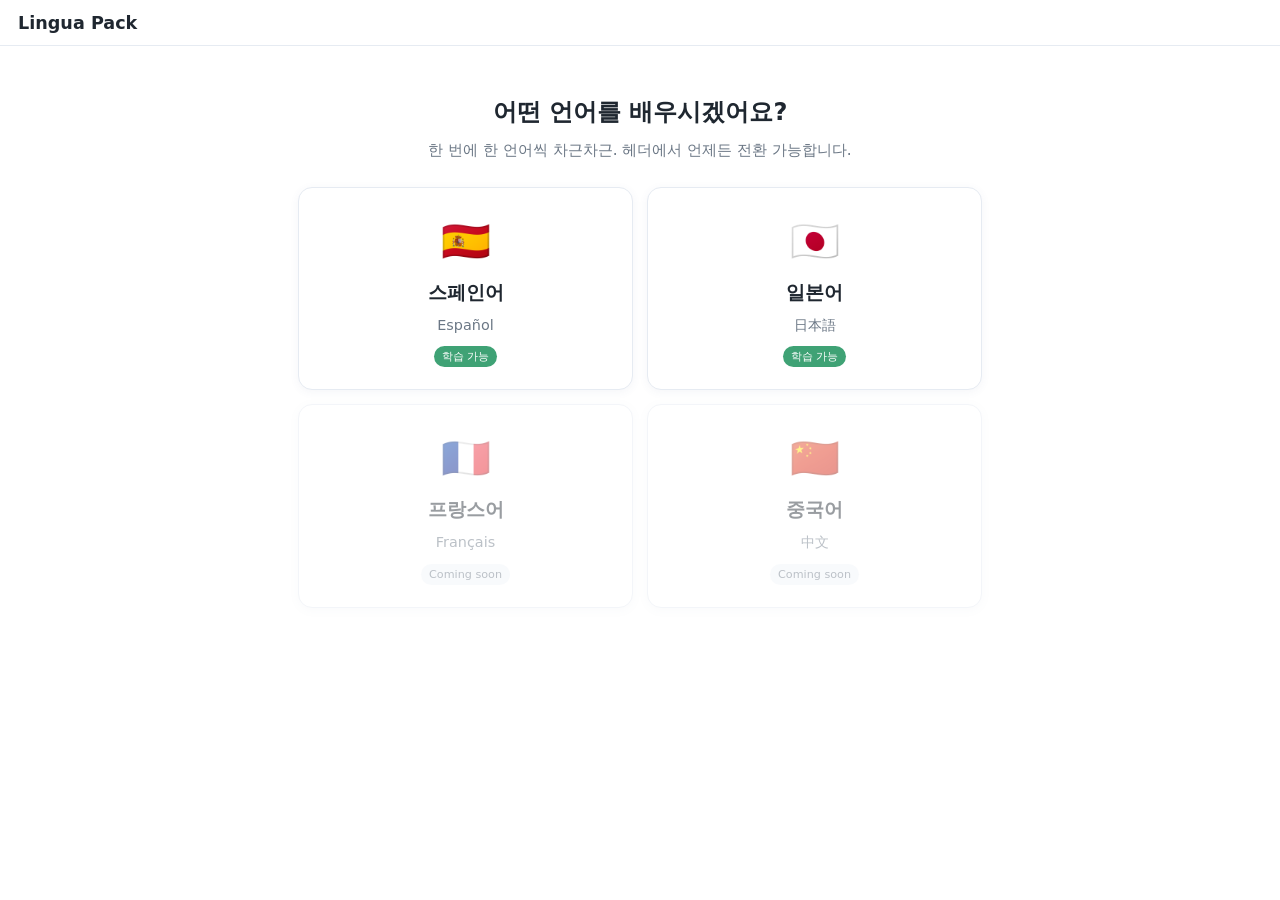
<file: index.html>
<!doctype html>
<!-- ============================================================
     index.html — 언어 선택 (첫 화면)
     ------------------------------------------------------------
     마지막 선택 언어가 있으면 자동으로 home.html?lang=... 로 이동.
     처음이면 5개 언어 카드 표시. ?force=1 로 강제로 다시 고르기.
     ============================================================ -->
<html lang="ko">
<head>
  <meta charset="utf-8" />
  <meta name="viewport" content="width=device-width, initial-scale=1, viewport-fit=cover" />
  <meta name="theme-color" content="#4a6fa5" />
  <title>Lingua Pack — 언어 선택</title>
  <link rel="manifest" href="manifest.json" />
  <link rel="apple-touch-icon" href="icons/icon-192.png" />
  <link rel="stylesheet" href="css/style.css" />
</head>
<body>
  <header class="app-header">
    <div class="header-row">
      <h1>Lingua Pack</h1>
    </div>
  </header>

  <main class="container">
    <section class="lang-intro">
      <h2>어떤 언어를 배우시겠어요?</h2>
      <p>한 번에 한 언어씩 차근차근. 헤더에서 언제든 전환 가능합니다.</p>
    </section>

    <div id="loading" class="loading">불러오는 중…</div>
    <div id="langGrid" class="lang-grid"></div>
  </main>

  <script type="module" src="js/lang-select.js"></script>
</body>
</html>
</file>
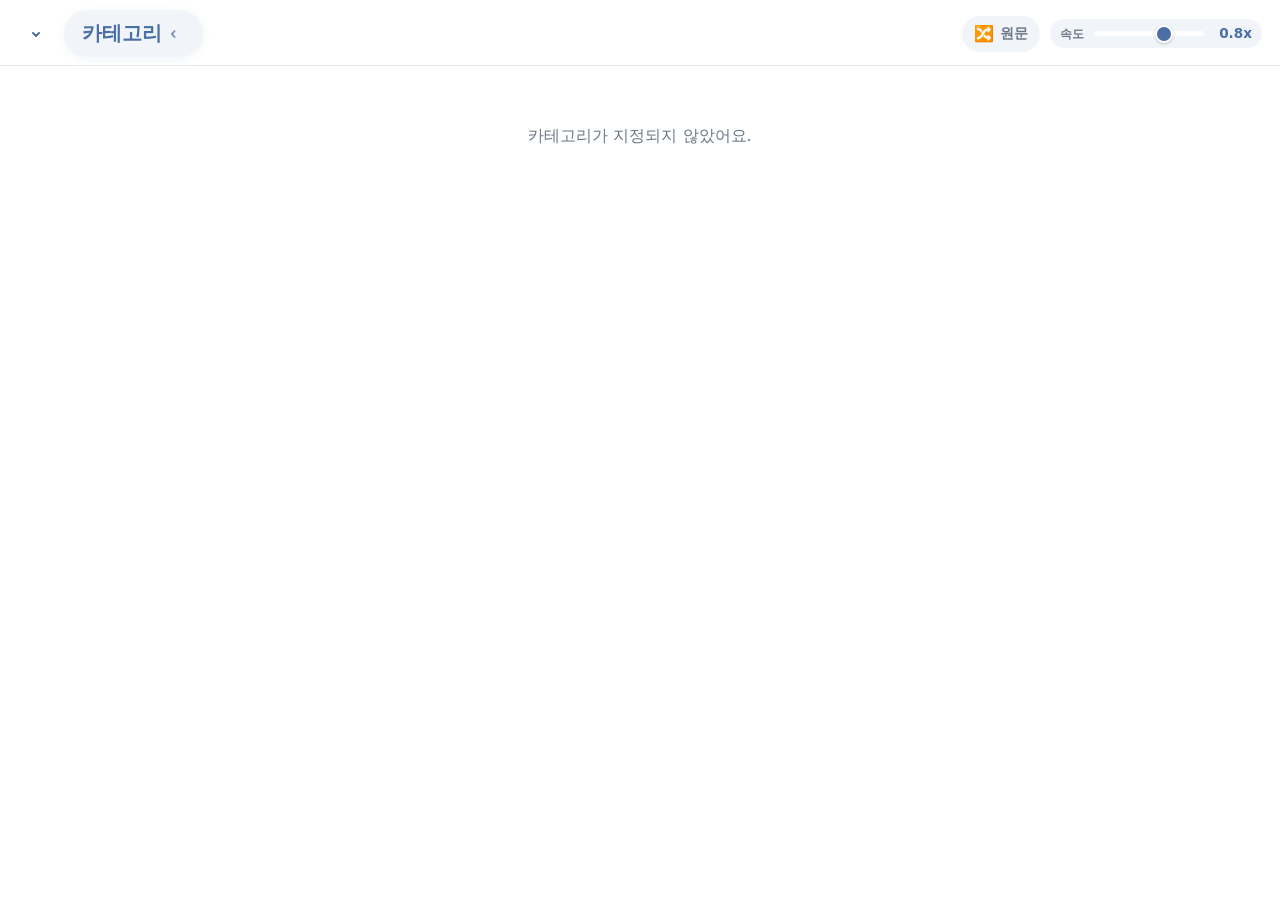
<file: category.html>
<!doctype html>
<!-- ============================================================
     category.html — 카테고리 상세 (필수 단어)
     URL — category.html?lang=en&id=numbers
     리스트 / 플래시카드 두 모드.
     ============================================================ -->
<html lang="ko">
<head>
  <meta charset="utf-8" />
  <meta name="viewport" content="width=device-width, initial-scale=1, viewport-fit=cover" />
  <meta name="theme-color" content="#4a6fa5" />
  <title>카테고리</title>
  <link rel="manifest" href="manifest.json" />
  <link rel="apple-touch-icon" href="icons/icon-192.png" />
  <link rel="stylesheet" href="css/style.css" />
</head>
<body>
  <header class="app-header">
    <div class="header-row">
      <div class="header-left">
        <select id="langSelect" class="lang-select lang-flag-only" aria-label="언어 선택"></select>
        <h1 id="pageTitle" class="page-subtitle page-back" role="button" tabindex="0" title="카테고리 목록으로">카테고리</h1>
      </div>
      <div class="header-right">
        <!-- 원문/뜻 반전 토글 — 카드 헤드 표시를 외국어 ↔ 한국어 전환 -->
        <button id="flipBtn" class="flip-btn" type="button" aria-label="원문/뜻 전환" title="원문 ↔ 뜻">
          <span class="flip-icon">🔀</span>
          <span class="flip-label" id="flipLabel">원문</span>
        </button>
        <div class="header-rate">
          <span class="rate-label">속도</span>
          <input type="range" id="rateSlider" min="0.4" max="1.0" step="0.1" value="0.8" aria-label="발음 속도" />
          <span class="rate-value" id="rateValue">0.8x</span>
        </div>
      </div>
    </div>
  </header>

  <main class="container">
    <div id="loading" class="loading">불러오는 중…</div>
    <div id="modeBar" class="view-mode-bar" role="tablist" aria-label="보기 모드"></div>
    <div id="contentArea" class="item-list"></div>
    <div id="footerArea" class="footer-area"></div>
  </main>

  <script type="module" src="js/category.js"></script>
</body>
</html>
</file>
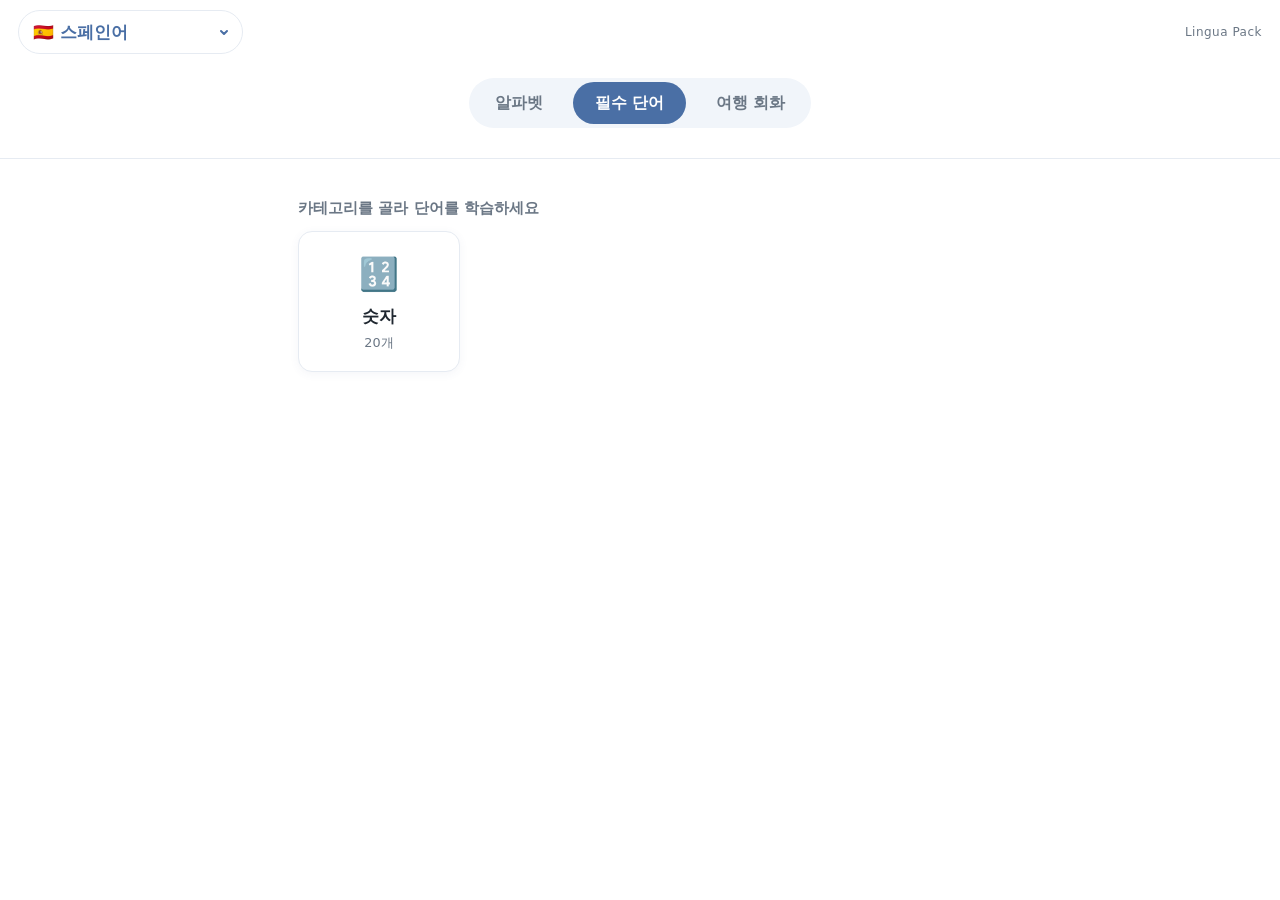
<file: home.html>
<!doctype html>
<!-- ============================================================
     home.html — 메인 화면 (탭 2개)
     URL — home.html?lang=es
     상단 — 큰 언어 드롭다운 (🇪🇸 스페인어 ▾)
     1) 필수 단어 — 카테고리 타일
     2) 여행 회화 — 상황 타일
     ============================================================ -->
<html lang="ko">
<head>
  <meta charset="utf-8" />
  <meta name="viewport" content="width=device-width, initial-scale=1, viewport-fit=cover" />
  <meta name="theme-color" content="#4a6fa5" />
  <title>Lingua Pack</title>
  <link rel="manifest" href="manifest.json" />
  <link rel="apple-touch-icon" href="icons/icon-192.png" />
  <link rel="stylesheet" href="css/style.css" />
</head>
<body>
  <header class="app-header">
    <div class="header-row">
      <!-- 큰 언어 드롭다운 — 좌측에 두드러지게, 학습 중인 언어가 한눈에 -->
      <select id="langSelect" class="lang-select" aria-label="언어 선택"></select>
      <small class="brand-mini">Lingua Pack</small>
    </div>
    <div class="tab-bar" id="tabBar" role="tablist">
      <button data-tab="alphabet">알파벳</button>
      <button class="active" data-tab="essentials">필수 단어</button>
      <button data-tab="travel">여행 회화</button>
    </div>
  </header>

  <main class="container">
    <div id="loading" class="loading">불러오는 중…</div>
    <div id="contentArea"></div>
  </main>

  <script type="module" src="js/home.js"></script>
</body>
</html>
</file>
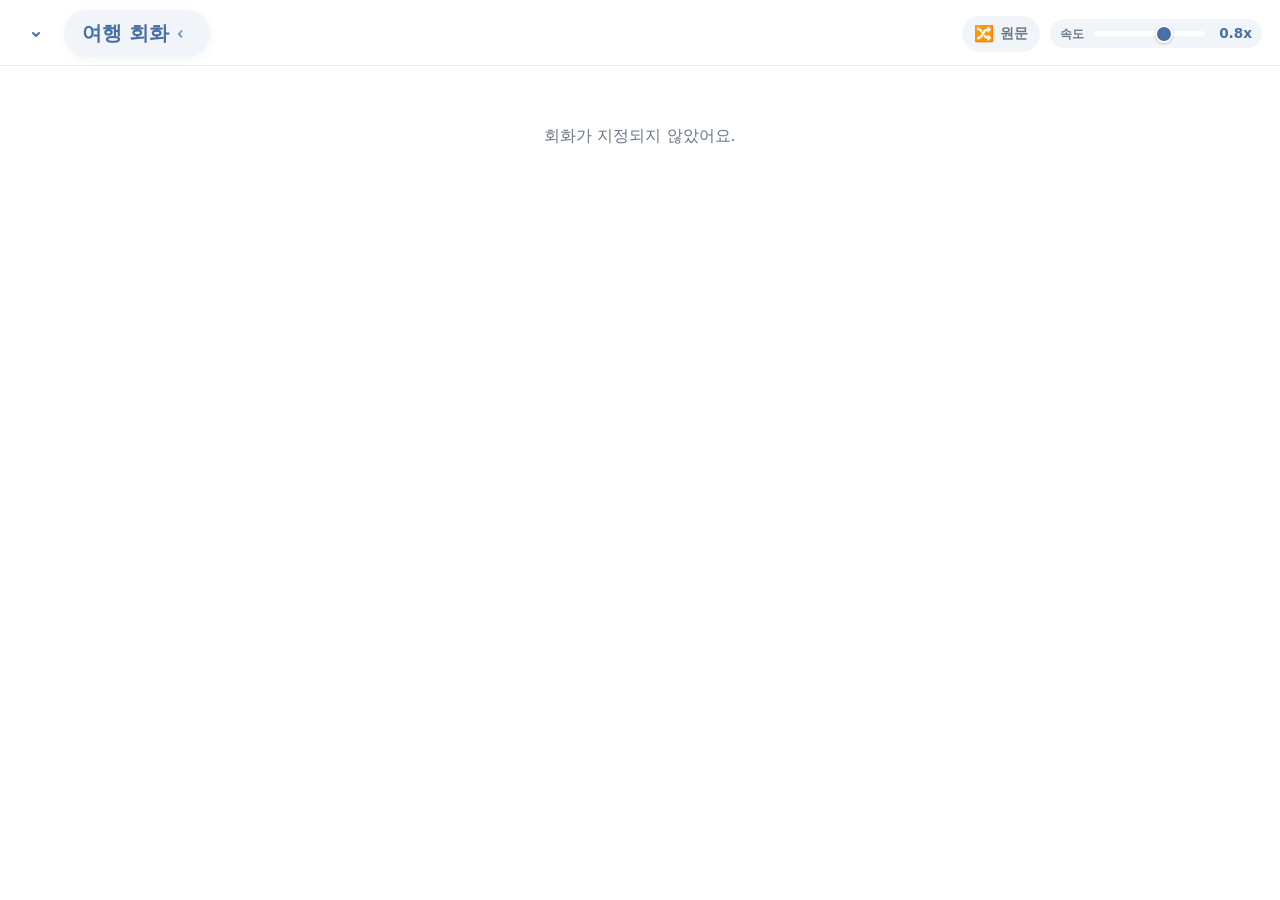
<file: travel.html>
<!doctype html>
<!-- ============================================================
     travel.html — 여행 회화 상세
     URL — travel.html?lang=en&id=airport
     리스트 / 플래시카드 두 모드.
     ============================================================ -->
<html lang="ko">
<head>
  <meta charset="utf-8" />
  <meta name="viewport" content="width=device-width, initial-scale=1, viewport-fit=cover" />
  <meta name="theme-color" content="#4a6fa5" />
  <title>여행 회화</title>
  <link rel="manifest" href="manifest.json" />
  <link rel="apple-touch-icon" href="icons/icon-192.png" />
  <link rel="stylesheet" href="css/style.css" />
</head>
<body>
  <header class="app-header">
    <div class="header-row">
      <div class="header-left">
        <select id="langSelect" class="lang-select lang-flag-only" aria-label="언어 선택"></select>
        <h1 id="pageTitle" class="page-subtitle page-back" role="button" tabindex="0" title="회화 목록으로">여행 회화</h1>
      </div>
      <div class="header-right">
        <button id="flipBtn" class="flip-btn" type="button" aria-label="원문/뜻 전환" title="원문 ↔ 뜻">
          <span class="flip-icon">🔀</span>
          <span class="flip-label" id="flipLabel">원문</span>
        </button>
        <div class="header-rate">
          <span class="rate-label">속도</span>
          <input type="range" id="rateSlider" min="0.4" max="1.0" step="0.1" value="0.8" aria-label="발음 속도" />
          <span class="rate-value" id="rateValue">0.8x</span>
        </div>
      </div>
    </div>
  </header>

  <main class="container">
    <div id="loading" class="loading">불러오는 중…</div>
    <div id="modeBar" class="view-mode-bar" role="tablist" aria-label="보기 모드"></div>
    <div id="contentArea" class="item-list"></div>
    <div id="footerArea" class="footer-area"></div>
  </main>

  <script type="module" src="js/travel.js"></script>
</body>
</html>
</file>
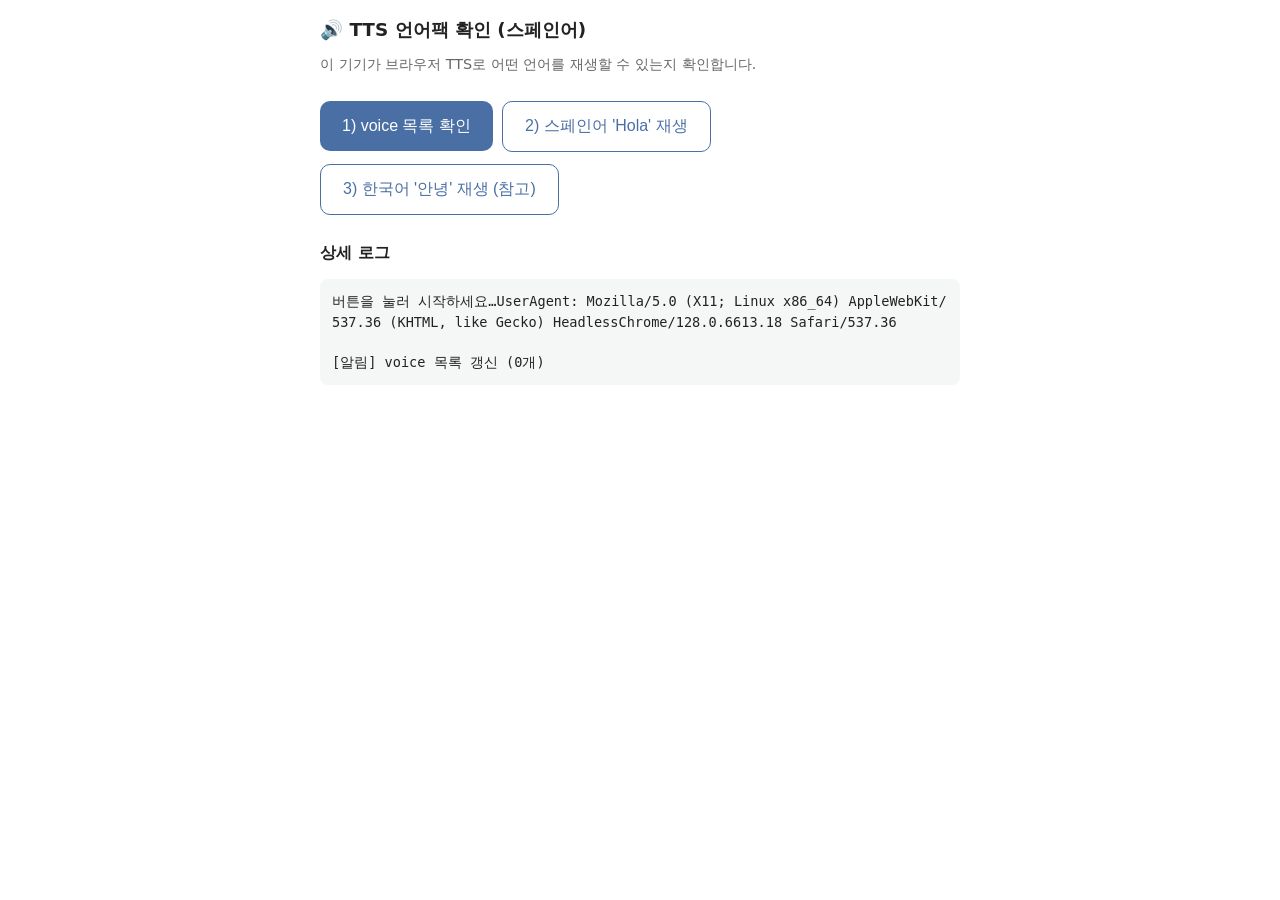
<file: tts-check.html>
<!doctype html>
<html lang="ko">
<head>
  <meta charset="utf-8" />
  <meta name="viewport" content="width=device-width, initial-scale=1" />
  <title>TTS 언어팩 확인</title>
  <style>
    body { font-family: system-ui, sans-serif; padding: 16px; max-width: 640px; margin: 0 auto; background: #fff; color: #222; line-height: 1.55; }
    h1 { font-size: 1.15rem; margin: 0 0 8px; }
    .lead { color: #666; font-size: 0.9rem; margin-bottom: 20px; }
    button { font-size: 1rem; padding: 14px 22px; border-radius: 10px; border: none; background: #4a6fa5; color: #fff; cursor: pointer; min-height: 50px; margin: 6px 4px 6px 0; }
    button.test { background: #fff; color: #4a6fa5; border: 1px solid #4a6fa5; }
    pre { background: #f4f7f5; padding: 12px; border-radius: 8px; white-space: pre-wrap; word-break: break-all; font-size: 0.85rem; line-height: 1.5; max-height: 60vh; overflow-y: auto; }
    .box { background: #ffe8e0; border-left: 4px solid #c85a3a; padding: 12px 14px; border-radius: 8px; margin: 12px 0; font-size: 0.9rem; }
    .box.ok { background: #dcf3e0; border-left-color: #3a8a5c; }
  </style>
</head>
<body>
  <h1>🔊 TTS 언어팩 확인 (스페인어)</h1>
  <div class="lead">이 기기가 브라우저 TTS로 어떤 언어를 재생할 수 있는지 확인합니다.</div>

  <button onclick="check()">1) voice 목록 확인</button>
  <button class="test" onclick="testSpeak('es-ES')">2) 스페인어 'Hola' 재생</button>
  <button class="test" onclick="testSpeak('ko-KR')">3) 한국어 '안녕' 재생 (참고)</button>

  <div id="status"></div>

  <h2 style="font-size: 1rem; margin-top: 20px;">상세 로그</h2>
  <pre id="out">버튼을 눌러 시작하세요…</pre>

<script>
const out = document.getElementById('out');
const status = document.getElementById('status');
function log(s) { out.textContent += s + '\n'; out.scrollTop = out.scrollHeight; }
function setStatus(html) { status.innerHTML = html; }

log('UserAgent: ' + navigator.userAgent);
log('');

// voice.lang 정규화 — 안드로이드는 es_ES, 표준은 es-ES
function normLang(s) { return (s || '').toLowerCase().replace(/_/g, '-'); }
function primaryOf(s) { return normLang(s).split('-')[0]; }

function check() {
  out.textContent = '';
  if (!('speechSynthesis' in window)) {
    log('❌ speechSynthesis 미지원 (이 브라우저는 TTS 안 됨)');
    setStatus('<div class="box">❌ TTS 자체를 지원 안 하는 브라우저입니다.</div>');
    return;
  }
  const voices = speechSynthesis.getVoices();
  log('전체 voice: ' + voices.length + '개');
  if (voices.length === 0) {
    log('⚠ 아직 voice 목록이 비어 있음 — 잠시 후 다시 눌러보세요.');
    setStatus('<div class="box">아직 voice 로딩 중. 3초 후 다시 눌러주세요.</div>');
    speechSynthesis.onvoiceschanged = () => log('[이벤트] voice 목록 갱신됨 (' + speechSynthesis.getVoices().length + '개) — 다시 1) 눌러보세요');
    return;
  }
  // primary 언어 코드로 정확히 필터 (kok가 ko로 오검출 안 되게)
  const es = voices.filter(v => primaryOf(v.lang) === 'es');
  const ko = voices.filter(v => primaryOf(v.lang) === 'ko');
  const en = voices.filter(v => primaryOf(v.lang) === 'en');

  log('');
  log('🇪🇸 스페인어 voice: ' + es.length + '개');
  es.forEach(v => log('  · ' + v.name + ' (' + v.lang + ')' + (v.localService ? ' [로컬]' : ' [네트워크]')));
  log('');
  log('🇰🇷 한국어 voice: ' + ko.length + '개');
  ko.forEach(v => log('  · ' + v.name + ' (' + v.lang + ')'));
  log('');
  log('🇺🇸 영어 voice: ' + en.length + '개');
  en.forEach(v => log('  · ' + v.name + ' (' + v.lang + ')'));

  if (es.length > 0) {
    setStatus('<div class="box ok">✅ 스페인어 voice ' + es.length + '개 설치돼 있음. 2) 버튼 눌러 실제 재생 테스트.</div>');
  } else {
    setStatus('<div class="box">❌ 스페인어 voice가 <b>이 브라우저에서 안 보임</b>.<br><br>' +
      '<b>설치 방법 (삼성 갤럭시)</b><br>' +
      '① 설정 → 일반<br>' +
      '② 아래로 스크롤 → <b>텍스트 음성 변환 출력</b> (또는 TTS 출력)<br>' +
      '③ 기본 엔진: <b>Google 텍스트 음성 변환</b> 선택<br>' +
      '④ 그 엔진 옆 ⚙️ → <b>언어 설치</b> → Español 다운로드<br>' +
      '⑤ Chrome 완전히 종료 후 다시 열기<br><br>' +
      '💡 방금 삼성 언어팩 설치하신 건 삼성 앱용이라 별개예요.</div>');
  }
}

function testSpeak(lang) {
  const text = lang.startsWith('es') ? 'Hola, buenos días' : (lang.startsWith('ko') ? '안녕하세요' : 'Hello');
  const voices = speechSynthesis.getVoices();
  const target = normLang(lang);       // "es-es"
  const primary = target.split('-')[0]; // "es"
  const voice = voices.find(v => normLang(v.lang) === target)
             || voices.find(v => primaryOf(v.lang) === primary);
  log('');
  log('▶ 재생 시도: "' + text + '" (' + lang + ')');
  if (!voice) {
    log('  ❌ 매칭되는 voice 없음 — 재생 안 함 (한국어로 잘못 읽는 사고 방지)');
    return;
  }
  log('  선택된 voice: ' + voice.name + ' (' + voice.lang + ')');
  if (speechSynthesis.speaking) speechSynthesis.cancel();
  const u = new SpeechSynthesisUtterance(text);
  u.voice = voice;
  u.lang = voice.lang;
  u.rate = 0.9;
  u.onstart = () => log('  ✅ 재생 시작 — 발음 어떤지 확인해 주세요');
  u.onend = () => log('  ⏹ 재생 완료');
  u.onerror = e => log('  ❌ 오류: ' + (e.error || e));
  speechSynthesis.speak(u);
}

if ('speechSynthesis' in window) {
  speechSynthesis.getVoices();
  speechSynthesis.onvoiceschanged = () => log('[알림] voice 목록 갱신 (' + speechSynthesis.getVoices().length + '개)');
}
</script>
</body>
</html>
</file>
<file: css/style.css>
/* ============================================================
 * Lingua Pack — 화이트 톤 + 차분한 블루 강조
 * 다국어 어학 앱, 가독성·플래시카드 친화 중심
 * ============================================================ */

:root {
  --bg: #ffffff;
  --bg-card: #ffffff;
  --bg-soft: #f1f5fa;
  --ink: #1f2730;
  --ink-soft: #6b7785;
  --accent: #4a6fa5;        /* 차분한 파랑 */
  --accent-soft: #b6c8e3;
  --warn: #d97a44;
  --good: #3fa275;
  --line: #e6ebf2;
  --shadow: 0 2px 10px rgba(70, 90, 130, 0.06);
  --radius: 14px;
  --font: "Pretendard", "Apple SD Gothic Neo", "Noto Sans KR",
          system-ui, -apple-system, "Segoe UI", sans-serif;
  color-scheme: light only;
}

*, *::before, *::after { box-sizing: border-box; }
html, body { margin: 0; padding: 0; }
body {
  font-family: var(--font);
  color: var(--ink);
  background: var(--bg);
  line-height: 1.55;
  -webkit-tap-highlight-color: transparent;
  -webkit-font-smoothing: antialiased;
}
button {
  font-family: inherit;
  cursor: pointer;
  border: none;
  background: none;
  color: inherit;
}
a { color: var(--accent); text-decoration: none; }

/* ---------- 헤더 ---------- */
.app-header {
  position: sticky;
  top: 0;
  z-index: 10;
  background: var(--bg);
  border-bottom: 1px solid var(--line);
  padding: 10px 18px 8px;
  display: flex;
  flex-direction: column;
  gap: 8px;
}
.header-row {
  display: flex;
  align-items: center;
  gap: 10px;
  flex-wrap: wrap;
}
.header-row h1 { flex: 1; font-size: 1.1rem; margin: 0; }
/* 하위 페이지 제목 — 드롭다운 옆에 작게, 이모지 앞에 붙임 */
.page-subtitle {
  font-size: 1rem;
  margin: 0;
  color: var(--ink);
  font-weight: 700;
  flex: 1;
  min-width: 0;
  overflow: hidden;
  text-overflow: ellipsis;
  white-space: nowrap;
  display: flex;
  align-items: center;
  gap: 6px;
}
.page-emoji {
  font-size: 1.2em;
  line-height: 1;
  flex-shrink: 0;
}
/* 홈의 작은 브랜드 텍스트 — 드롭다운이 메인 */
.brand-mini {
  font-size: 0.75rem;
  color: var(--ink-soft);
  letter-spacing: 0.5px;
  margin-left: auto;
}
.back-btn, .home-link, .lang-switch {
  font-size: 1.5rem;
  width: 44px;
  height: 44px;
  display: inline-flex;
  align-items: center;
  justify-content: center;
  border-radius: 50%;
  background: transparent;
  border: none;
  cursor: pointer;
  font-family: inherit;
}
.back-btn:hover, .home-link:hover, .lang-switch:hover { background: var(--bg-soft); }

.lang-switch {
  font-size: 1.3rem;
  width: auto;
  min-width: 44px;
  padding: 0 12px;
  gap: 6px;
}

/* 헤더 언어 드롭다운 — 학습 중인 언어가 한눈에, 즉시 전환 */
.lang-select {
  font-family: inherit;
  font-size: 1.05rem;
  font-weight: 700;
  padding: 8px 36px 8px 14px;
  border: 1px solid var(--line);
  border-radius: 999px;
  background: var(--bg-card);
  color: var(--accent);
  cursor: pointer;
  min-height: 44px;
  appearance: none;
  -webkit-appearance: none;
  /* 우측 ▾ 화살표 */
  background-image: url("data:image/svg+xml;utf8,<svg xmlns='http://www.w3.org/2000/svg' viewBox='0 0 12 12'><path d='M3 5l3 3 3-3' stroke='%234a6fa5' stroke-width='2' fill='none' stroke-linecap='round' stroke-linejoin='round'/></svg>");
  background-repeat: no-repeat;
  background-position: right 12px center;
  background-size: 12px;
  /* 모바일 — 탭 강조 회색 박스 제거 */
  -webkit-tap-highlight-color: transparent;
  touch-action: manipulation;
}
.lang-select:focus {
  outline: none;
  border-color: var(--accent);
  box-shadow: 0 0 0 3px rgba(74, 111, 165, 0.18);
}
.lang-select:hover { background-color: var(--bg-soft); }

/* 국기만 표시 — 카테고리/여행 상세 헤더 */
.lang-select.lang-flag-only {
  font-size: 1.5rem;
  font-weight: normal;
  padding: 4px 26px 4px 10px;
  border: none;
  background-color: transparent;
  box-shadow: none;
  flex: 0 0 auto;
  min-width: 0;
  width: auto;
}
.lang-select.lang-flag-only:focus { box-shadow: none; border: none; }
.lang-select.lang-flag-only:hover { background-color: var(--bg-soft); }

/* 페이지 제목 — 클릭 시 목록 화면으로 (뒤로가기 역할) */
/* 헤더 좌/우 그룹 — 원문·속도가 확실히 오른쪽에 붙게 그룹핑 */
.header-row {
  justify-content: space-between;
}
.header-left, .header-right {
  display: flex;
  align-items: center;
  gap: 10px;
  flex-wrap: wrap;
  min-width: 0;
}
.header-right { margin-left: auto; }

.page-subtitle.page-back {
  cursor: pointer;
  user-select: none;
  font-size: 1.25rem;
  font-weight: 800;
  color: var(--accent);
  background: var(--bg-soft);
  padding: 8px 18px;
  border-radius: 999px;
  display: inline-flex;
  align-items: center;
  gap: 6px;
  flex: 0 1 auto;
  min-width: 0;
  transition: transform 0.15s ease, background 0.15s ease, color 0.15s ease;
  box-shadow: 0 2px 8px rgba(74,111,165,0.08);
}
.page-subtitle.page-back::after {
  content: "⌄";
  font-size: 0.9em;
  opacity: 0.7;
  transform: rotate(90deg);
  transition: transform 0.15s ease;
  margin-left: 2px;
}
.page-subtitle.page-back:hover,
.page-subtitle.page-back:focus-visible {
  background: var(--accent);
  color: #fff;
  outline: none;
  transform: translateY(-1px);
}
.page-subtitle.page-back:active { transform: translateY(0); }

.container {
  max-width: 720px;
  margin: 0 auto;
  padding: 18px;
}

/* ---------- 언어 선택 화면 ---------- */
.lang-intro {
  text-align: center;
  margin: 30px 0 24px;
}
.lang-intro h2 { margin: 0 0 8px; font-size: 1.5rem; }
.lang-intro p { color: var(--ink-soft); margin: 0; font-size: 0.95rem; }
.lang-grid {
  display: grid;
  grid-template-columns: repeat(auto-fill, minmax(220px, 1fr));
  gap: 14px;
  margin-top: 24px;
}
.lang-card {
  background: var(--bg-card);
  border: 1px solid var(--line);
  border-radius: var(--radius);
  padding: 22px;
  box-shadow: var(--shadow);
  text-align: center;
  cursor: pointer;
  transition: transform 0.15s ease, border-color 0.15s ease;
  display: flex;
  flex-direction: column;
  align-items: center;
  gap: 6px;
  text-decoration: none;
  color: inherit;
}
.lang-card:hover { border-color: var(--accent); transform: translateY(-2px); }
.lang-card.disabled { opacity: 0.45; cursor: not-allowed; }
.lang-card.disabled:hover { transform: none; border-color: var(--line); }
.lang-card .flag { font-size: 2.5rem; }
.lang-card .name { font-size: 1.2rem; font-weight: 700; }
.lang-card .native { font-size: 0.9rem; color: var(--ink-soft); }
.lang-card .ready-tag {
  font-size: 0.7rem;
  margin-top: 4px;
  padding: 2px 8px;
  border-radius: 999px;
  background: var(--bg-soft);
  color: var(--ink-soft);
}
.lang-card .ready-tag.ready { background: var(--good); color: #fff; }

/* ---------- 메인 탭 ---------- */
.tab-bar {
  display: flex;
  gap: 8px;
  background: var(--bg-soft);
  padding: 4px;
  border-radius: 999px;
  margin: 16px 0 22px;
  width: fit-content;
  margin-left: auto;
  margin-right: auto;
}
.tab-bar button {
  padding: 10px 22px;
  border-radius: 999px;
  font-size: 0.98rem;
  font-weight: 600;
  color: var(--ink-soft);
  min-height: 42px;
}
.tab-bar button.active {
  background: var(--accent);
  color: #fff;
}
/* 좁은 화면 — 탭 3개(알파벳/필수단어/여행회화)가 한 줄에 들어가게 */
@media (max-width: 400px) {
  .tab-bar { gap: 4px; }
  .tab-bar button { padding: 10px 13px; font-size: 0.9rem; }
}

.section-title {
  font-size: 0.95rem;
  color: var(--ink-soft);
  margin: 20px 0 10px;
  font-weight: 600;
}

.tile-grid {
  display: grid;
  grid-template-columns: repeat(auto-fill, minmax(150px, 1fr));
  gap: 12px;
}
.tile {
  background: var(--bg-card);
  border: 1px solid var(--line);
  border-radius: var(--radius);
  padding: 18px 16px;
  box-shadow: var(--shadow);
  text-align: center;
  cursor: pointer;
  text-decoration: none;
  color: inherit;
  display: flex;
  flex-direction: column;
  align-items: center;
  gap: 4px;
  transition: transform 0.15s ease, border-color 0.15s ease;
}
.tile:hover { border-color: var(--accent); transform: translateY(-2px); }
.tile .emoji { font-size: 2rem; }
.tile .name { font-weight: 700; font-size: 1.05rem; }
.tile .count { font-size: 0.8rem; color: var(--ink-soft); }

/* ---------- 단어/문장 카드 (리스트 모드) ---------- */
.header-controls {
  display: flex;
  gap: 12px;
  align-items: center;
  flex-wrap: wrap;
  justify-content: space-between;
}
.view-mode-bar {
  display: flex;
  gap: 8px;
  justify-content: center;
  margin: 0 0 16px;
}
.view-mode-bar:empty { display: none; }
.view-mode-bar button {
  padding: 8px 18px;
  border: 1px solid var(--line);
  border-radius: 999px;
  font-size: 0.9rem;
  font-weight: 600;
  color: var(--ink-soft);
  background: var(--bg-card);
  min-height: 40px;
  cursor: pointer;
}
.view-mode-bar button.active {
  background: var(--accent);
  color: #fff;
  border-color: var(--accent);
}
/* 속도 칩 */
.rate-bar {
  display: flex;
  align-items: center;
  gap: 4px;
  padding: 4px 6px;
  background: var(--bg-soft);
  border-radius: 999px;
}
.rate-bar .rate-label {
  font-size: 0.78rem;
  color: var(--ink-soft);
  padding: 0 6px;
}
.rate-bar button {
  padding: 4px 10px;
  font-size: 0.8rem;
  color: var(--ink-soft);
  border-radius: 999px;
  font-weight: 600;
  min-height: 30px;
}
.rate-bar button.active {
  background: var(--accent);
  color: #fff;
}

/* 카드 액션 영역 (🔊 + 🔁) */
.item-actions {
  display: inline-flex;
  gap: 6px;
  margin-left: auto;
}
.repeat-btn { font-size: 1rem; }
.repeat-btn.repeat-on {
  background: var(--warn) !important;
  color: #fff !important;
  animation: repeat-pulse 1.2s ease-in-out infinite;
}
@keyframes repeat-pulse {
  0%, 100% { transform: scale(1); }
  50%      { transform: scale(1.08); }
}

/* 접힘/펼침 카드 — vocab-roots 패턴 */
.item {
  padding: 0;
  overflow: hidden;
  transition: box-shadow 0.15s ease;
}
.item[aria-expanded="true"] {
  box-shadow: 0 4px 14px rgba(70, 90, 130, 0.1);
}

/* 헤드 — 접힘 상태에도 보이는 부분 (외국어 + 🔊 🔁 + 화살표) */
.item-head {
  display: flex;
  align-items: center;
  gap: 10px;
  padding: 14px 16px;
  cursor: pointer;
  min-height: 56px;
  user-select: none;
  -webkit-tap-highlight-color: transparent;
  touch-action: manipulation;
}
.item-head:hover { background: var(--bg-soft); }
/* 카드 헤드 텍스트 — 외국어 / 한국어 두 span, flipped 상태로 전환 */
.item-head-text {
  flex: 1;
  min-width: 0;
  font-size: 1.15rem;
  line-height: 1.35;
}
.item-foreign-text {
  font-weight: 600;
  color: var(--accent);
}
.item-korean-head {
  display: none;
  font-weight: 600;
  color: var(--ink);
}
.item-english-head {
  color: var(--ink-soft);
  font-style: italic;
  font-size: 0.9em;
  font-weight: 500;
}
/* 반전 상태 — 카드 리스트에 .flipped 있으면 헤드 텍스트 전환 */
.item-list.flipped .item-foreign-text { display: none; }
.item-list.flipped .item-korean-head { display: inline; }

/* 헤더 반전 토글 버튼 */
.flip-btn {
  display: inline-flex;
  align-items: center;
  gap: 6px;
  padding: 6px 12px;
  border-radius: 999px;
  background: var(--bg-soft);
  color: var(--ink-soft);
  font-size: 0.85rem;
  font-weight: 700;
  border: none;
  cursor: pointer;
  min-height: 36px;
  font-family: inherit;
  flex-shrink: 0;
  -webkit-tap-highlight-color: transparent;
  touch-action: manipulation;
}
.flip-btn:hover { background: var(--bg-card); border: 1px solid var(--line); padding: 5px 11px; }
.flip-btn.active {
  background: var(--accent);
  color: #fff;
}
.flip-btn .flip-icon { font-size: 1rem; line-height: 1; }
.flip-btn .flip-label { line-height: 1; }
.item-actions {
  display: inline-flex;
  align-items: center;
  gap: 6px;
  flex-shrink: 0;
}
.item-chevron {
  color: var(--ink-soft);
  transition: transform 0.2s ease;
  font-size: 1rem;
  flex-shrink: 0;
}
.item[aria-expanded="true"] .item-chevron { transform: rotate(180deg); }

/* 본문 — 펼침 상태에서만 */
.item-body {
  display: none;
  padding: 4px 16px 16px;
  border-top: 1px solid var(--line);
}
.item[aria-expanded="true"] .item-body { display: block; }

/* 진행 바 — 헤드 밑, 접힘 상태에도 재생 시각화 */
.item-progress {
  width: 100%;
  height: 4px;
  background: var(--bg-soft);
  overflow: hidden;
}
.item-progress .fill {
  width: 0;
  height: 100%;
  background: var(--accent);
  transition: width 0.05s linear;
}

/* 헤더 속도 슬라이더 — header-row 안, 우측 */
.header-rate {
  display: flex;
  align-items: center;
  gap: 8px;
  padding: 4px 10px;
  background: var(--bg-soft);
  border-radius: 999px;
  margin-left: auto;
  flex-shrink: 0;
}
.header-rate .rate-label {
  font-size: 0.78rem;
  color: var(--ink-soft);
  font-weight: 600;
  flex-shrink: 0;
}
.header-rate input[type="range"] {
  width: 110px;
  -webkit-appearance: none;
  appearance: none;
  height: 5px;
  background: var(--bg-card);
  border-radius: 999px;
  outline: none;
  cursor: pointer;
}
.header-rate input[type="range"]::-webkit-slider-thumb {
  -webkit-appearance: none;
  width: 18px;
  height: 18px;
  background: var(--accent);
  border-radius: 50%;
  cursor: pointer;
  border: 2px solid var(--bg-card);
  box-shadow: 0 1px 3px rgba(0,0,0,0.2);
}
.header-rate input[type="range"]::-moz-range-thumb {
  width: 18px;
  height: 18px;
  background: var(--accent);
  border-radius: 50%;
  cursor: pointer;
  border: 2px solid var(--bg-card);
  box-shadow: 0 1px 3px rgba(0,0,0,0.2);
}
.header-rate .rate-value {
  font-size: 0.85rem;
  font-weight: 700;
  color: var(--accent);
  min-width: 38px;
  text-align: right;
}

/* 페이지 하단 — 목록으로 돌아가는 큰 링크 */
.footer-area {
  margin: 30px 0 40px;
}
.footer-back-link {
  display: block;
  text-align: center;
  padding: 16px;
  border: 2px solid var(--accent);
  border-radius: var(--radius);
  color: var(--accent);
  font-weight: 700;
  font-size: 1rem;
  text-decoration: none;
  background: var(--bg-card);
  min-height: 56px;
  line-height: 1.5;
}
.footer-back-link:hover { background: var(--accent); color: #fff; }

/* 카드 그리드 — 넓은 화면 여러 열, 좁으면 자동 한 열
   섹션 그룹핑 시엔 grid 대신 flex column, 각 section-group 안이 grid */
.item-list {
  display: grid;
  gap: 14px;
  grid-template-columns: repeat(auto-fill, minmax(320px, 1fr));
  align-items: start;
}
/* 섹션 그룹핑 사용 시 — item-list는 세로 흐름 */
.item-list:has(.section-box) {
  display: block;
}

/* 섹션 박스 — 파스텔 배경, 왼쪽 굵은 컬러 보더로 구분 */
.section-box {
  padding: 16px 18px 18px;
  border-radius: 16px;
  margin-bottom: 20px;
  border-left: 5px solid var(--section-accent, var(--accent));
  background: var(--section-bg, var(--bg-soft));
}
.section-header {
  font-size: 1.05rem;
  font-weight: 700;
  color: var(--section-accent, var(--ink));
  margin: 0 0 12px;
  display: flex;
  align-items: center;
  gap: 8px;
  letter-spacing: 0.3px;
}
.section-emoji { font-size: 1.3em; line-height: 1; }
.section-group {
  display: grid;
  gap: 12px;
  grid-template-columns: repeat(auto-fill, minmax(280px, 1fr));
  align-items: start;
}

/* 파스텔 팔레트 8종 — 배경과 강조색 쌍 */
.section-box[data-color="0"] { --section-bg: #ffe8e0; --section-accent: #c85a3a; }  /* 산호 */
.section-box[data-color="1"] { --section-bg: #dcf3e0; --section-accent: #3a8a5c; }  /* 민트 */
.section-box[data-color="2"] { --section-bg: #ffe8d1; --section-accent: #b57837; }  /* 살구 */
.section-box[data-color="3"] { --section-bg: #d9ecfa; --section-accent: #3d6ea7; }  /* 하늘 */
.section-box[data-color="4"] { --section-bg: #fff5d1; --section-accent: #a68433; }  /* 크림 */
.section-box[data-color="5"] { --section-bg: #ecd9f7; --section-accent: #7a4ca3; }  /* 라일락 */
.section-box[data-color="6"] { --section-bg: #d1f0eb; --section-accent: #2e8b7f; }  /* 청록 */
.section-box[data-color="7"] { --section-bg: #ffe0ec; --section-accent: #b03a70; }  /* 핑크 */

/* 알파벳 그리드 — 한 화면에 쫙 나열, 클릭 시 발음 재생 */
.alpha-grid {
  display: grid;
  grid-template-columns: repeat(auto-fill, minmax(62px, 1fr));
  gap: 8px;
}
.alpha-cell {
  display: flex;
  flex-direction: column;
  align-items: center;
  justify-content: center;
  gap: 2px;
  padding: 10px 4px 8px;
  background: #fff;
  border: 1px solid rgba(0,0,0,0.06);
  border-radius: 12px;
  cursor: pointer;
  font-family: inherit;
  transition: transform 0.15s ease, box-shadow 0.15s ease, background 0.15s ease;
  min-height: 72px;
}
.alpha-cell:hover,
.alpha-cell:focus-visible {
  transform: translateY(-2px);
  background: #fff;
  box-shadow: 0 4px 14px rgba(0,0,0,0.08);
  outline: 2px solid var(--section-accent, var(--accent));
  outline-offset: -2px;
}
.alpha-cell:active { transform: translateY(0); }
.alpha-char {
  font-size: 1.6rem;
  font-weight: 700;
  color: var(--section-accent, var(--ink));
  line-height: 1.1;
}
.alpha-pron {
  font-size: 0.78rem;
  color: var(--ink-soft);
  line-height: 1.2;
}
.alpha-pron b { color: var(--section-accent, var(--accent)); }
@media (max-width: 480px) {
  .alpha-grid { grid-template-columns: repeat(5, 1fr); gap: 6px; }
  .alpha-cell { padding: 8px 2px; min-height: 66px; }
  .alpha-char { font-size: 1.4rem; }
  .alpha-pron { font-size: 0.72rem; }
}
.item {
  background: var(--bg-card);
  border: 1px solid var(--line);
  border-radius: var(--radius);
  padding: 16px;
  box-shadow: var(--shadow);
}
.item-foreign {
  font-size: 1.3rem;
  font-weight: 700;
  color: var(--accent);
  margin-bottom: 4px;
  display: flex;
  align-items: center;
  gap: 8px;
  flex-wrap: wrap;
}
/* 발음 — 한국어 발음 + IPA 한 줄 */
.item-pron {
  display: flex;
  flex-wrap: wrap;
  align-items: baseline;
  gap: 10px;
  margin-bottom: 8px;
}
.item-pron-ipa {
  font-size: 0.9rem;
  color: var(--ink-soft);
  font-family: serif;
}
.item-pron-ko {
  font-size: 1rem;
  color: var(--ink);
}
.item-pron-ko .stress {
  font-weight: 700;
  color: var(--warn);
  font-size: 1.1em;
}
/* 한국어 + 영어 인라인 한 줄 — 콤마로 자연스럽게 연결 */
.item-meaning {
  font-size: 1.05rem;
  margin-bottom: 6px;
  line-height: 1.5;
}
.item-korean { font-weight: 500; }
.item-english {
  color: var(--ink-soft);
  font-style: italic;
  font-size: 0.95em;
}
.item-context {
  font-size: 0.85rem;
  color: var(--ink-soft);
  background: var(--bg-soft);
  padding: 6px 10px;
  border-radius: 8px;
  display: inline-block;
}
.item-tts {
  width: 40px;
  height: 40px;
  border-radius: 50%;
  background: var(--bg-soft);
  display: inline-flex;
  align-items: center;
  justify-content: center;
  font-size: 1.05rem;
  cursor: pointer;
  border: none;
  padding: 0;
  margin-left: auto;
  -webkit-tap-highlight-color: transparent;
  touch-action: manipulation;
}
.item-tts:hover { background: var(--accent); color: #fff; }
.item-tts:active { transform: scale(0.92); }

/* ---------- 플래시카드 ---------- */
.flash-stage {
  position: relative;
  min-height: 380px;
  margin-top: 10px;
  perspective: 1200px;
  touch-action: pan-y;     /* 세로 스크롤은 허용 */
}
.flash-card {
  position: relative;
  width: 100%;
  min-height: 360px;
  border-radius: 18px;
  background: var(--bg-card);
  border: 1px solid var(--line);
  box-shadow: 0 6px 20px rgba(70, 90, 130, 0.08);
  display: flex;
  flex-direction: column;
  align-items: center;
  justify-content: center;
  padding: 28px 22px;
  gap: 12px;
  user-select: none;
  transition: transform 0.3s ease, opacity 0.3s ease;
  cursor: pointer;
}
.flash-card.swipe-left { transform: translateX(-100%); opacity: 0; }
.flash-card.swipe-right { transform: translateX(100%); opacity: 0; }
.flash-front, .flash-back {
  display: flex;
  flex-direction: column;
  align-items: center;
  gap: 12px;
  width: 100%;
}
.flash-front { display: flex; }
.flash-back { display: none; }
.flash-card.flipped .flash-front { display: none; }
.flash-card.flipped .flash-back { display: flex; }
.flash-foreign {
  font-size: 2rem;
  font-weight: 700;
  color: var(--accent);
  text-align: center;
  line-height: 1.3;
}
.flash-pron-ipa {
  font-size: 0.95rem;
  color: var(--ink-soft);
  font-family: serif;
}
.flash-pron-ko {
  font-size: 1.15rem;
  color: var(--ink);
}
.flash-pron-ko .stress {
  font-weight: 700;
  color: var(--warn);
  font-size: 1.1em;
}
.flash-korean {
  font-size: 1.5rem;
  font-weight: 700;
  text-align: center;
  line-height: 1.4;
}
/* 플래시카드 뒷면 — 한국어 다음에 콤마+영어 인라인 */
.flash-english {
  color: var(--ink-soft);
  font-style: italic;
  font-size: 0.85em;
  font-weight: 500;
}
.flash-context {
  font-size: 0.9rem;
  color: var(--ink-soft);
  background: var(--bg-soft);
  padding: 8px 14px;
  border-radius: 999px;
  text-align: center;
}
.flash-hint {
  position: absolute;
  bottom: 12px;
  font-size: 0.78rem;
  color: var(--ink-soft);
  text-align: center;
  width: 100%;
}
.flash-tts {
  width: 50px;
  height: 50px;
  border-radius: 50%;
  background: var(--accent);
  color: #fff;
  display: inline-flex;
  align-items: center;
  justify-content: center;
  font-size: 1.3rem;
  cursor: pointer;
  border: none;
  -webkit-tap-highlight-color: transparent;
  touch-action: manipulation;
}
.flash-controls {
  display: flex;
  justify-content: space-between;
  align-items: center;
  margin-top: 16px;
  font-size: 0.9rem;
  color: var(--ink-soft);
}
.flash-controls button {
  padding: 10px 18px;
  background: var(--bg-soft);
  border-radius: 999px;
  min-height: 44px;
}
.flash-progress {
  flex: 1;
  text-align: center;
  font-weight: 600;
  color: var(--ink);
}

/* ---------- 로딩 / 빈 상태 ---------- */
.loading, .empty {
  text-align: center;
  padding: 40px 20px;
  color: var(--ink-soft);
}

/* ---------- TTS voice 없음 안내 배너 (하단 고정) ---------- */
.tts-warn-banner {
  position: fixed;
  left: 12px;
  right: 12px;
  bottom: 12px;
  z-index: 1000;
  background: #fff;
  border: 2px solid #d97a44;
  border-radius: 14px;
  box-shadow: 0 10px 30px rgba(0,0,0,0.18);
  padding: 14px 16px;
  transform: translateY(20px);
  opacity: 0;
  transition: transform 0.25s ease, opacity 0.25s ease;
  max-width: 640px;
  margin: 0 auto;
}
.tts-warn-banner.visible { transform: translateY(0); opacity: 1; }
.tts-warn-title { font-weight: 700; color: #b45c2e; margin-bottom: 8px; font-size: 1rem; }
.tts-warn-body { font-size: 0.85rem; color: var(--ink); line-height: 1.55; }
.tts-warn-close {
  margin-top: 10px;
  padding: 8px 16px;
  background: var(--bg-soft);
  border: 1px solid var(--line);
  border-radius: 999px;
  font-family: inherit;
  font-size: 0.85rem;
  cursor: pointer;
  min-height: 36px;
}
.tts-warn-close:hover { background: var(--accent); color: #fff; }

/* ---------- 좁은 화면 ---------- */
@media (max-width: 480px) {
  .container { padding: 12px; }
  .flash-foreign { font-size: 1.7rem; }
  .flash-korean { font-size: 1.3rem; }
}
</file>
